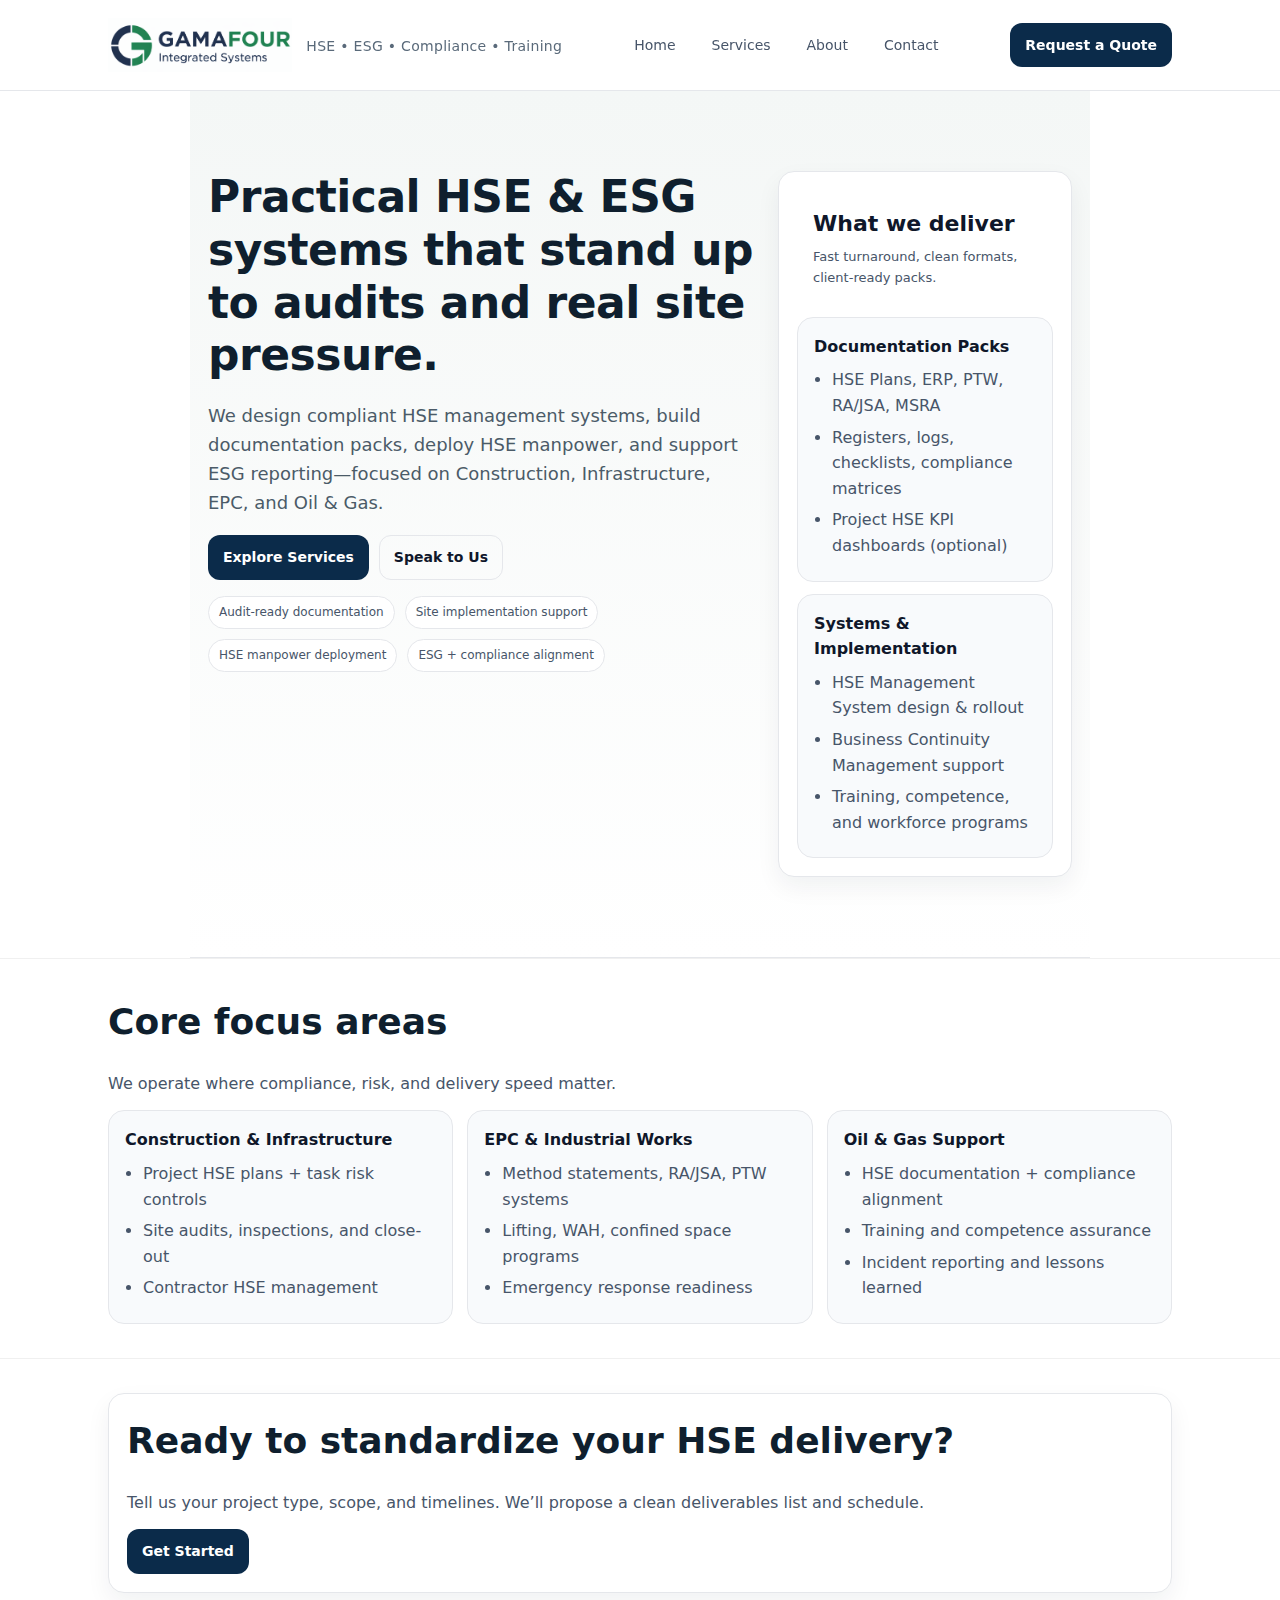
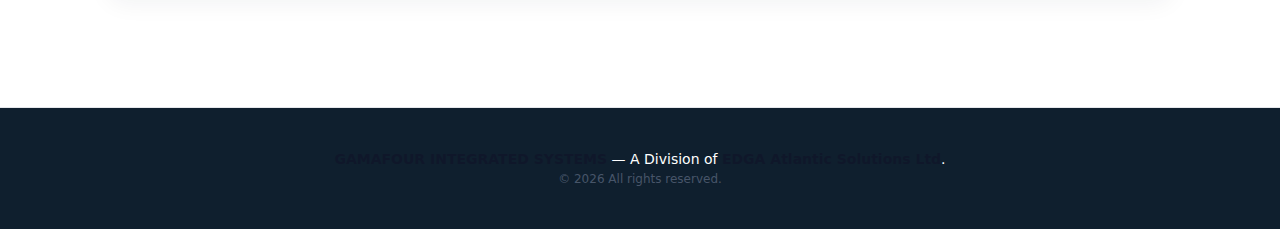
<file: index.html>
<!doctype html>
<html lang="en">
<head>
  <meta charset="utf-8" />
  <meta name="viewport" content="width=device-width, initial-scale=1" />
  <title>GAMAFOUR INTEGRATED SYSTEMS | HSE & ESG Consultancy</title>
 <link rel="stylesheet" href="assets/style.css">
</head>
<body>

<header class="header">
  <div class="container">
    <div class="nav">
      <a class="brand" href="/">
        <img src="/assets/logo.png" alt="GAMAFOUR INTEGRATED SYSTEMS" />
        <div>
          <div class="sub">HSE • ESG • Compliance • Training</div>
        </div>
      </a>

      <nav class="links">
        <a href="/">Home</a>
        <a href="/services/">Services</a>
        <a href="/about/">About</a>
        <a href="/contact/">Contact</a>
      </nav>

      <a class="btn primary" href="/contact/">Request a Quote</a>
    </div>
  </div>
</header>

<section class="hero">
  <div class="container">
    <div class="hero-grid">
      <div>
        <h1>Practical HSE & ESG systems that stand up to audits and real site pressure.</h1>
        <p class="lead">
          We design compliant HSE management systems, build documentation packs, deploy HSE manpower,
          and support ESG reporting—focused on Construction, Infrastructure, EPC, and Oil & Gas.
        </p>
        <div style="display:flex; gap:10px; flex-wrap:wrap;">
          <a class="btn primary" href="/services/">Explore Services</a>
          <a class="btn ghost" href="/contact/">Speak to Us</a>
        </div>

        <div class="badges">
          <span class="badge">Audit-ready documentation</span>
          <span class="badge">Site implementation support</span>
          <span class="badge">HSE manpower deployment</span>
          <span class="badge">ESG + compliance alignment</span>
        </div>
      </div>

      <div class="card pad">
        <div class="kpi">
          <div class="big">What we deliver</div>
          <div class="small">Fast turnaround, clean formats, client-ready packs.</div>
        </div>
        <div class="item" style="margin:12px 0;">
          <h3>Documentation Packs</h3>
          <ul>
            <li>HSE Plans, ERP, PTW, RA/JSA, MSRA</li>
            <li>Registers, logs, checklists, compliance matrices</li>
            <li>Project HSE KPI dashboards (optional)</li>
          </ul>
        </div>
        <div class="item">
          <h3>Systems & Implementation</h3>
          <ul>
            <li>HSE Management System design & rollout</li>
            <li>Business Continuity Management support</li>
            <li>Training, competence, and workforce programs</li>
          </ul>
        </div>
      </div>
    </div>
  </div>
</section>

<section class="section">
  <div class="container">
    <h2>Core focus areas</h2>
    <p>We operate where compliance, risk, and delivery speed matter.</p>

    <div class="grid3">
      <div class="item">
        <h3>Construction & Infrastructure</h3>
        <ul>
          <li>Project HSE plans + task risk controls</li>
          <li>Site audits, inspections, and close-out</li>
          <li>Contractor HSE management</li>
        </ul>
      </div>
      <div class="item">
        <h3>EPC & Industrial Works</h3>
        <ul>
          <li>Method statements, RA/JSA, PTW systems</li>
          <li>Lifting, WAH, confined space programs</li>
          <li>Emergency response readiness</li>
        </ul>
      </div>
      <div class="item">
        <h3>Oil & Gas Support</h3>
        <ul>
          <li>HSE documentation + compliance alignment</li>
          <li>Training and competence assurance</li>
          <li>Incident reporting and lessons learned</li>
        </ul>
      </div>
    </div>
  </div>
</section>

<section class="section">
  <div class="container">
    <div class="card pad">
      <h2>Ready to standardize your HSE delivery?</h2>
      <p>Tell us your project type, scope, and timelines. We’ll propose a clean deliverables list and schedule.</p>
      <a class="btn primary" href="/contact/">Get Started</a>
    </div>
  </div>
</section>

<footer class="footer">
  <div class="container">
    <div><strong>GAMAFOUR INTEGRATED SYSTEMS</strong> — A Division of <strong>EDGA Atlantic Solutions Ltd</strong>.</div>
    <div class="smallline">© <span id="y"></span> All rights reserved.</div>
  </div>
</footer>

<script>document.getElementById("y").textContent=new Date().getFullYear();</script>
</body>
</html>
</file>
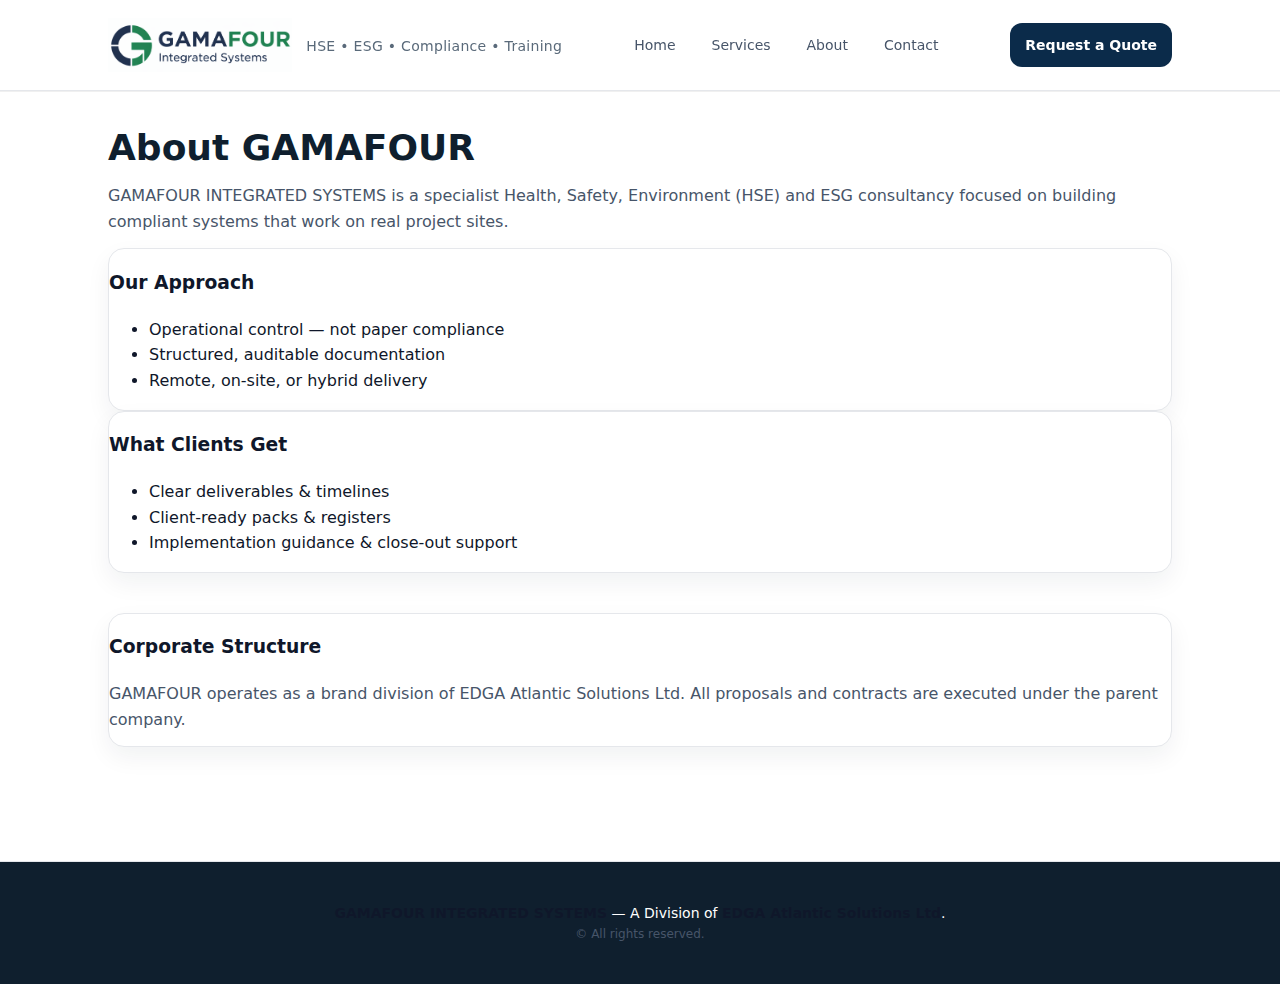
<file: about.html>
<!doctype html>
<html lang="en">
<head>
  <meta charset="utf-8" />
  <meta name="viewport" content="width=device-width, initial-scale=1" />
  <title>About | GAMAFOUR INTEGRATED SYSTEMS</title>
  <link rel="stylesheet" href="assets/style.css">
</head>

  <body>

<header class="header">
  <div class="container">
    <div class="nav">
      <a class="brand" href="/">
        <img src="/assets/logo.png" alt="GAMAFOUR INTEGRATED SYSTEMS" />
        <div>
          <div class="sub">HSE • ESG • Compliance • Training</div>
        </div>
      </a>
      <nav class="links">
        <a href="/">Home</a>
        <a href="/services/">Services</a>
        <a href="/about/">About</a>
        <a href="/contact/">Contact</a>
      </nav>
      <a class="btn primary" href="/contact/">Request a Quote</a>
    </div>
  </div>
</header>

<section class="section">
  <div class="container">
    
    <h1>About GAMAFOUR</h1>
    <p class="lead">
      GAMAFOUR INTEGRATED SYSTEMS is a specialist Health, Safety, Environment (HSE) and ESG consultancy focused on building compliant systems that work on real project sites.
    </p>

    <div class="grid-2">

      <div class="card">
        <h3>Our Approach</h3>
        <ul>
          <li>Operational control — not paper compliance</li>
          <li>Structured, auditable documentation</li>
          <li>Remote, on-site, or hybrid delivery</li>
        </ul>
      </div>

      <div class="card">
        <h3>What Clients Get</h3>
        <ul>
          <li>Clear deliverables & timelines</li>
          <li>Client-ready packs & registers</li>
          <li>Implementation guidance & close-out support</li>
        </ul>
      </div>

    </div>

    <div class="card" style="margin-top:40px;">
      <h3>Corporate Structure</h3>
      <p>
        GAMAFOUR operates as a brand division of EDGA Atlantic Solutions Ltd.
        All proposals and contracts are executed under the parent company.
      </p>
    </div>

  </div>
</section>

    <footer class="footer">
  <div class="container">
    <div><strong>GAMAFOUR INTEGRATED SYSTEMS</strong> — A Division of <strong>EDGA Atlantic Solutions Ltd</strong>.</div>
    <div class="smallline">© <span id="y"></span> All rights reserved.</div>
  </div>
</footer>
</file>
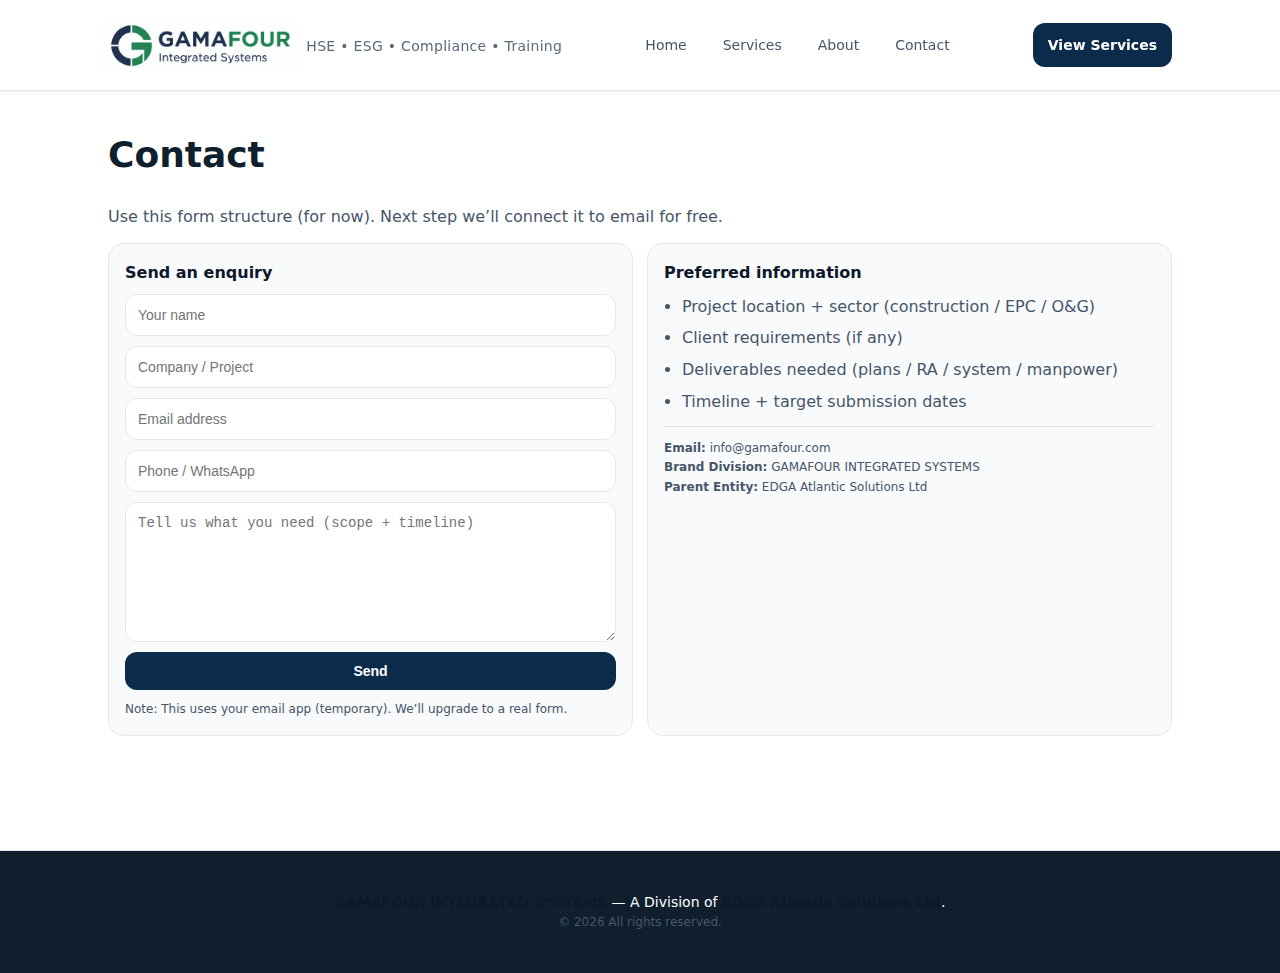
<file: contact.html>
<!doctype html>
<html lang="en">
<head>
  <meta charset="utf-8" />
  <meta name="viewport" content="width=device-width, initial-scale=1" />
  <title>Contact | GAMAFOUR INTEGRATED SYSTEMS</title>
  <link rel="stylesheet" href="assets/style.css">
</head>

  <body>

<header class="header">
  <div class="container">
    <div class="nav">
      <a class="brand" href="/">
        <img src="/assets/logo.png" alt="GAMAFOUR INTEGRATED SYSTEMS" />
        <div>
          <div class="sub">HSE • ESG • Compliance • Training</div>
        </div>
      </a>
      <nav class="links">
        <a href="/">Home</a>
        <a href="/services/">Services</a>
        <a href="/about/">About</a>
        <a href="/contact/">Contact</a>
      </nav>
      <a class="btn primary" href="/services/">View Services</a>
    </div>
  </div>
</header>

<section class="section">
  <div class="container">
    <h2>Contact</h2>
    <p>Use this form structure (for now). Next step we’ll connect it to email for free.</p>

    <div class="grid2" style="margin-top:14px;">
      <div class="item">
        <h3>Send an enquiry</h3>
        <form class="form" action="mailto:info@gamafour.com" method="post" enctype="text/plain">
          <input name="Name" placeholder="Your name" required />
          <input name="Company" placeholder="Company / Project" />
          <input name="Email" placeholder="Email address" required />
          <input name="Phone" placeholder="Phone / WhatsApp" />
          <textarea name="Message" placeholder="Tell us what you need (scope + timeline)"></textarea>
          <button class="btn primary" type="submit">Send</button>
          <div class="smallline">Note: This uses your email app (temporary). We’ll upgrade to a real form.</div>
        </form>
      </div>

      <div class="item">
        <h3>Preferred information</h3>
        <ul>
          <li>Project location + sector (construction / EPC / O&amp;G)</li>
          <li>Client requirements (if any)</li>
          <li>Deliverables needed (plans / RA / system / manpower)</li>
          <li>Timeline + target submission dates</li>
        </ul>

        <div style="margin-top:12px; padding-top:12px; border-top:1px solid var(--line);">
          <div class="smallline"><strong>Email:</strong> info@gamafour.com</div>
          <div class="smallline"><strong>Brand Division:</strong> GAMAFOUR INTEGRATED SYSTEMS</div>
          <div class="smallline"><strong>Parent Entity:</strong> EDGA Atlantic Solutions Ltd</div>
        </div>
      </div>
    </div>
  </div>
</section>

<footer class="footer">
  <div class="container">
    <div><strong>GAMAFOUR INTEGRATED SYSTEMS</strong> — A Division of <strong>EDGA Atlantic Solutions Ltd</strong>.</div>
    <div class="smallline">© <span id="y"></span> All rights reserved.</div>
  </div>
</footer>
<script>document.getElementById("y").textContent=new Date().getFullYear();</script>

</body>
</html>
</file>
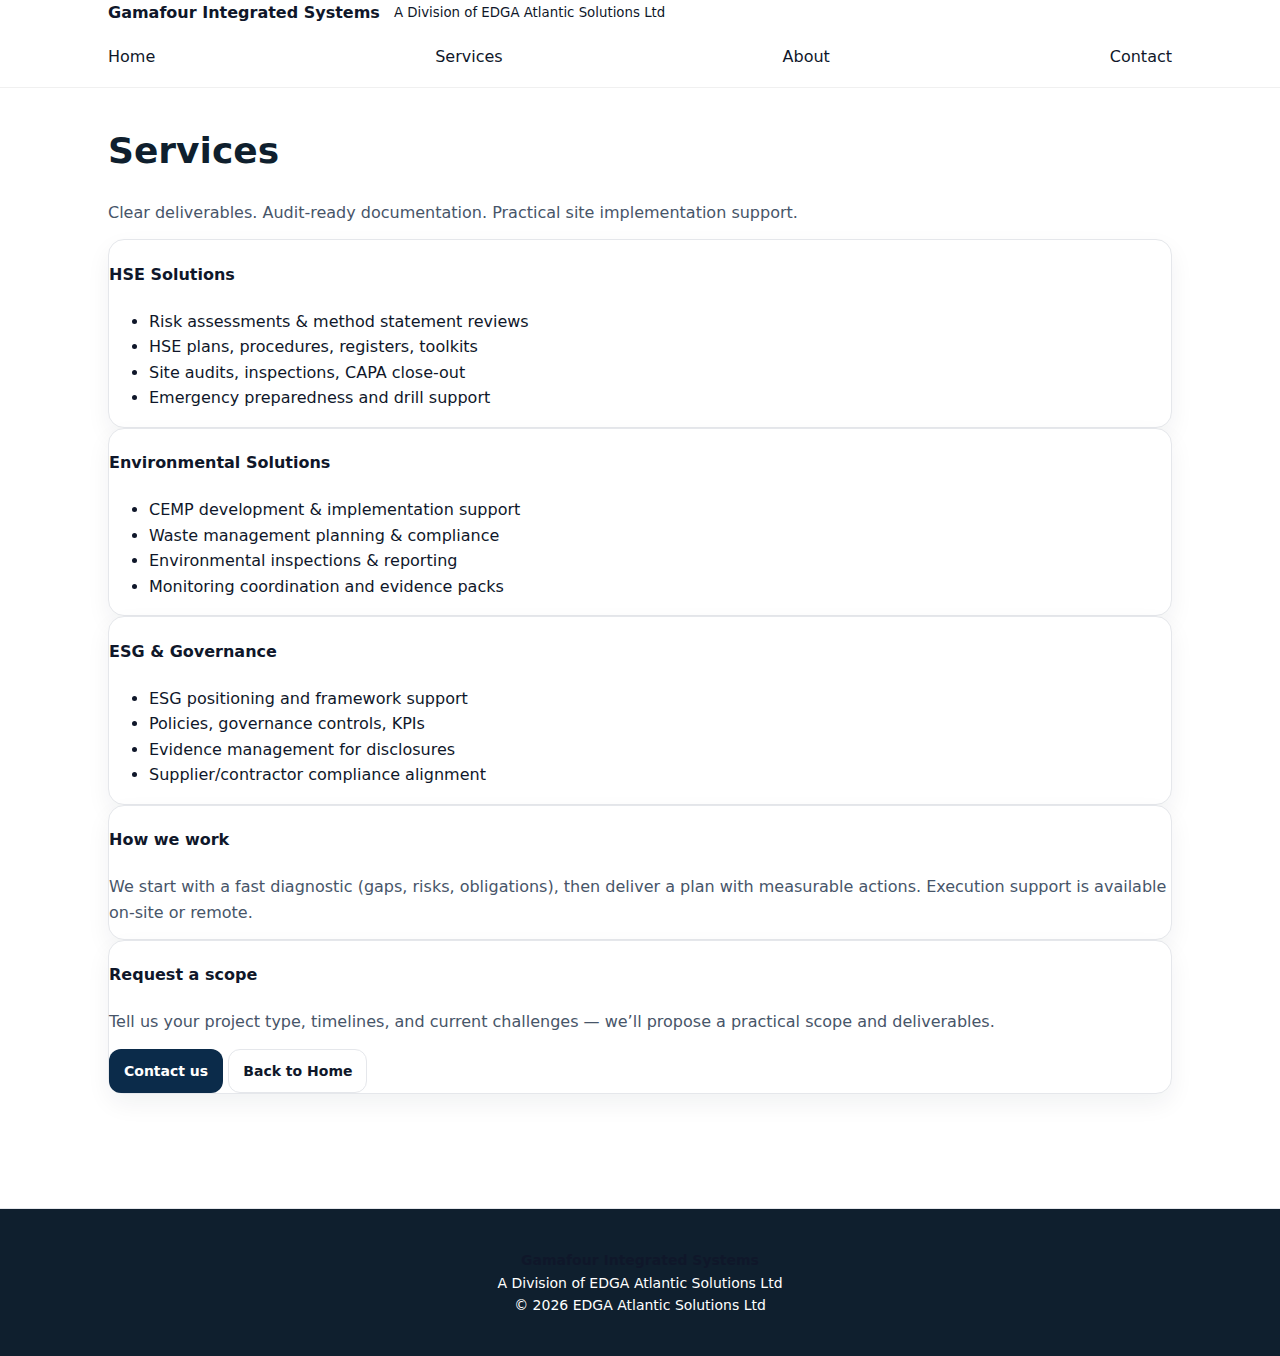
<file: services.html>
<!doctype html>
<html lang="en">
<head>
  <meta charset="utf-8" />
  <meta name="viewport" content="width=device-width,initial-scale=1" />
  <title>Services | Gamafour Integrated Systems</title>
  <meta name="description" content="Integrated HSE, Environmental, and ESG services: audits, systems, risk control, compliance, and implementation support." />
  <link rel="stylesheet" href="/assets/style.css" />
</head>
<body>
  <header class="topbar">
    <div class="container">
      <div class="brand">
        <strong>Gamafour Integrated Systems</strong>
        <small>A Division of EDGA Atlantic Solutions Ltd</small>
      </div>
      <nav class="nav">
        <a href="/">Home</a>
        <a class="active" href="/services.html">Services</a>
        <a href="/about.html">About</a>
        <a href="/contact.html">Contact</a>
      </nav>
    </div>
  </header>

  <main class="section">
    <div class="container">
      <div class="sectionHeader">
        <h2>Services</h2>
        <p>Clear deliverables. Audit-ready documentation. Practical site implementation support.</p>
      </div>

      <div class="grid">
        <div class="card">
          <h4>HSE Solutions</h4>
          <ul>
            <li>Risk assessments & method statement reviews</li>
            <li>HSE plans, procedures, registers, toolkits</li>
            <li>Site audits, inspections, CAPA close-out</li>
            <li>Emergency preparedness and drill support</li>
          </ul>
        </div>

        <div class="card">
          <h4>Environmental Solutions</h4>
          <ul>
            <li>CEMP development & implementation support</li>
            <li>Waste management planning & compliance</li>
            <li>Environmental inspections & reporting</li>
            <li>Monitoring coordination and evidence packs</li>
          </ul>
        </div>

        <div class="card">
          <h4>ESG & Governance</h4>
          <ul>
            <li>ESG positioning and framework support</li>
            <li>Policies, governance controls, KPIs</li>
            <li>Evidence management for disclosures</li>
            <li>Supplier/contractor compliance alignment</li>
          </ul>
        </div>
      </div>

      <div class="hr"></div>

      <div class="split">
        <div class="card">
          <h4>How we work</h4>
          <p>
            We start with a fast diagnostic (gaps, risks, obligations), then deliver a plan with measurable actions.
            Execution support is available on-site or remote.
          </p>
        </div>
        <div class="card">
          <h4>Request a scope</h4>
          <p>
            Tell us your project type, timelines, and current challenges — we’ll propose a practical scope and deliverables.
          </p>
          <div class="ctaRow">
            <a class="btn primary" href="/contact.html">Contact us</a>
            <a class="btn" href="/">Back to Home</a>
          </div>
        </div>
      </div>

    </div>
  </main>

  <footer class="footer">
    <div class="container">
      <div>
        <strong>Gamafour Integrated Systems</strong>
        <div class="small">A Division of EDGA Atlantic Solutions Ltd</div>
      </div>
      <div class="small">© <span id="y"></span> EDGA Atlantic Solutions Ltd</div>
    </div>
  </footer>

  <script>document.getElementById("y").textContent=new Date().getFullYear();</script>
</body>
</html>
</file>
<file: assets/style.css>
:root{
  --bg:#ffffff;
  --text:#0f172a;          /* navy-dark */
  --muted:#475569;         /* slate */
  --navy:#0b2b4a;          /* brand navy */
  --green:#16a34a;         /* brand green */
  --line:#e5e7eb;          /* light border */
  --card:#f8fafc;          /* soft grey */
  --shadow: 0 10px 30px rgba(2,6,23,.08);
}

*{box-sizing:border-box}
html,body{margin:0;padding:0}
body{
  font-family: system-ui, -apple-system, Segoe UI, Roboto, Arial, sans-serif;
  background:var(--bg);
  color:var(--text);
  line-height:1.6;
}

a{color:inherit; text-decoration:none}
.container{max-width:1100px;margin:0 auto;padding:0 18px}

.header{
  position:sticky; top:0; z-index:20;
  background:rgba(255,255,255,.92);
  backdrop-filter: blur(10px);
  border-bottom:1px solid var(--line);
}
.nav{
  display:flex; align-items:center; justify-content:space-between;
  padding:18px 0;
  gap:16px;
}
.brand{
  display:flex; align-items:center; gap:12px;
  min-width:260px;
}
.brand img{height:60px; width:auto; display:block}
.brand .sub{font-size:12px; color:var(--muted); margin-top:2px}

.links{display:flex; gap:16px; flex-wrap:wrap}
.links a{
  font-size:14px;
  color:var(--muted);
  padding:8px 10px;
  border-radius:10px;
}
.links a:hover{background:#f1f5f9; color:var(--text)}

.btn{
  display:inline-flex; align-items:center; justify-content:center;
  padding:10px 14px;
  border-radius:12px;
  border:1px solid var(--line);
  font-weight:600;
  font-size:14px;
  gap:8px;
}
.btn.primary{
  background:var(--navy);
  color:white;
  border-color:transparent;
}
.btn.primary:hover{filter:brightness(1.05)}
.btn.ghost:hover{background:#f1f5f9}

.hero{
  padding:64px 0 28px;
  background: linear-gradient(180deg, rgba(22,163,74,.06), rgba(11,43,74,.03) 55%, rgba(255,255,255,1));
  border-bottom:1px solid var(--line);
}
.hero-grid{
  display:grid;
  grid-template-columns: 1.3fr .7fr;
  gap:24px;
  align-items:start;
}
h1{font-size:40px; line-height:1.15; margin:0 0 12px}
.lead{font-size:16px; color:var(--muted); margin:0 0 18px}
.badges{display:flex; gap:10px; flex-wrap:wrap; margin:16px 0 0}
.badge{
  font-size:12px;
  padding:6px 10px;
  border-radius:999px;
  border:1px solid var(--line);
  background:white;
  color:var(--muted);
}

.card{
  background:white;
  border:1px solid var(--line);
  border-radius:16px;
  box-shadow: 0 10px 25px rgba(15, 31, 46, 0.06);

}
.card.pad{padding:18px}

.section{padding:34px 0}
.section h2{margin:0 0 12px; font-size:24px}
.section p{margin:0 0 14px; color:var(--muted)}

.grid3{
  display:grid;
  grid-template-columns: repeat(3, 1fr);
  gap:14px;
}
.grid2{
  display:grid;
  grid-template-columns: repeat(2, 1fr);
  gap:14px;
}
.item{
  background:var(--card);
  border:1px solid var(--line);
  border-radius:16px;
  padding:16px;
}
.item h3{margin:0 0 8px; font-size:16px}
.item ul{margin:0; padding-left:18px; color:var(--muted)}
.item li{margin:6px 0}

.kpi{
  display:flex; flex-direction:column;
  gap:6px;
  padding:16px;
}
.kpi .big{font-size:22px; font-weight:800}
.kpi .small{font-size:13px; color:var(--muted)}

.footer{
  border-top:1px solid var(--line);
  padding:22px 0;
  color:var(--muted);
  font-size:13px;
}
.footer strong{color:var(--text)}
.smallline{font-size:12px;color:var(--muted)}

.form{
  display:grid;
  gap:10px;
}
input, textarea{
  width:100%;
  padding:12px 12px;
  border-radius:12px;
  border:1px solid var(--line);
  background:white;
  font-size:14px;
}
textarea{min-height:140px; resize:vertical}

@media (max-width: 900px){
  .hero-grid{grid-template-columns:1fr}
  .grid3{grid-template-columns:1fr}
  .grid2{grid-template-columns:1fr}
  h1{font-size:34px}
  .brand{min-width:unset}
}
/* ===============================
   BRAND / HEADER LOGO SECTION
=================================*/

.brand{
  display:flex;
  align-items:center;
  gap:14px;              /* space between logo and tagline */
  text-decoration:none;
  color:inherit;
}

.brand img{
  height:54px;           /* adjust if needed (48–60px) */
  width:auto;
  display:block;
}

.brand .sub{
  font-size:14px;
  color:#5a6a7a;
  letter-spacing:.3px;
  white-space:nowrap;    /* keeps tagline in one line */
}
.footer {
  margin-top: 80px;
  padding: 40px 0;
  background: #0f1f2e;
  color: #fff;
  text-align: center;
  font-size: 14px;
}
/* STEP 1: Home Hero upgrade */
.hero {
  padding: 80px 0;
  background: linear-gradient(to bottom, #f4f7f6, #ffffff);
}
/* STEP 1: Home Hero upgrade */
.hero {
  padding: 80px 0;
  background: linear-gradient(to bottom, #f4f7f6, #ffffff);
}

.hero h1 {
  font-size: 44px;
  line-height: 1.2;
  margin-bottom: 20px;
  font-weight: 800;
  color: #0f1f2e;
}

.hero p {
  font-size: 18px;
  max-width: 650px;
  line-height: 1.6;
  color: #4b5b68;
}
/* STEP 2: Page headings upgrade (Services / About / Contact) */
h1 {
  font-size: 36px;
  line-height: 1.2;
  margin: 0 0 14px;
  font-weight: 800;
  color: #0f1f2e;
}

h2 {
  font-size: 26px;
  margin: 0 0 12px;
  font-weight: 700;
  color: #0f1f2e;
}
/* STEP 3: Force styling for main page titles */
.section h2:first-of-type {
  font-size: 36px;
  font-weight: 800;
  color: #0f1f2e;
  margin-bottom: 20px;
}
.hero {
  text-align: left;
  max-width: 900px;
  margin: 0 auto;
}

.hero h1 {
  letter-spacing: -0.5px;
}

.hero p {
  margin-top: 10px;
}
.section {
  border-top: 1px solid #f0f0f0;
}
</file>
